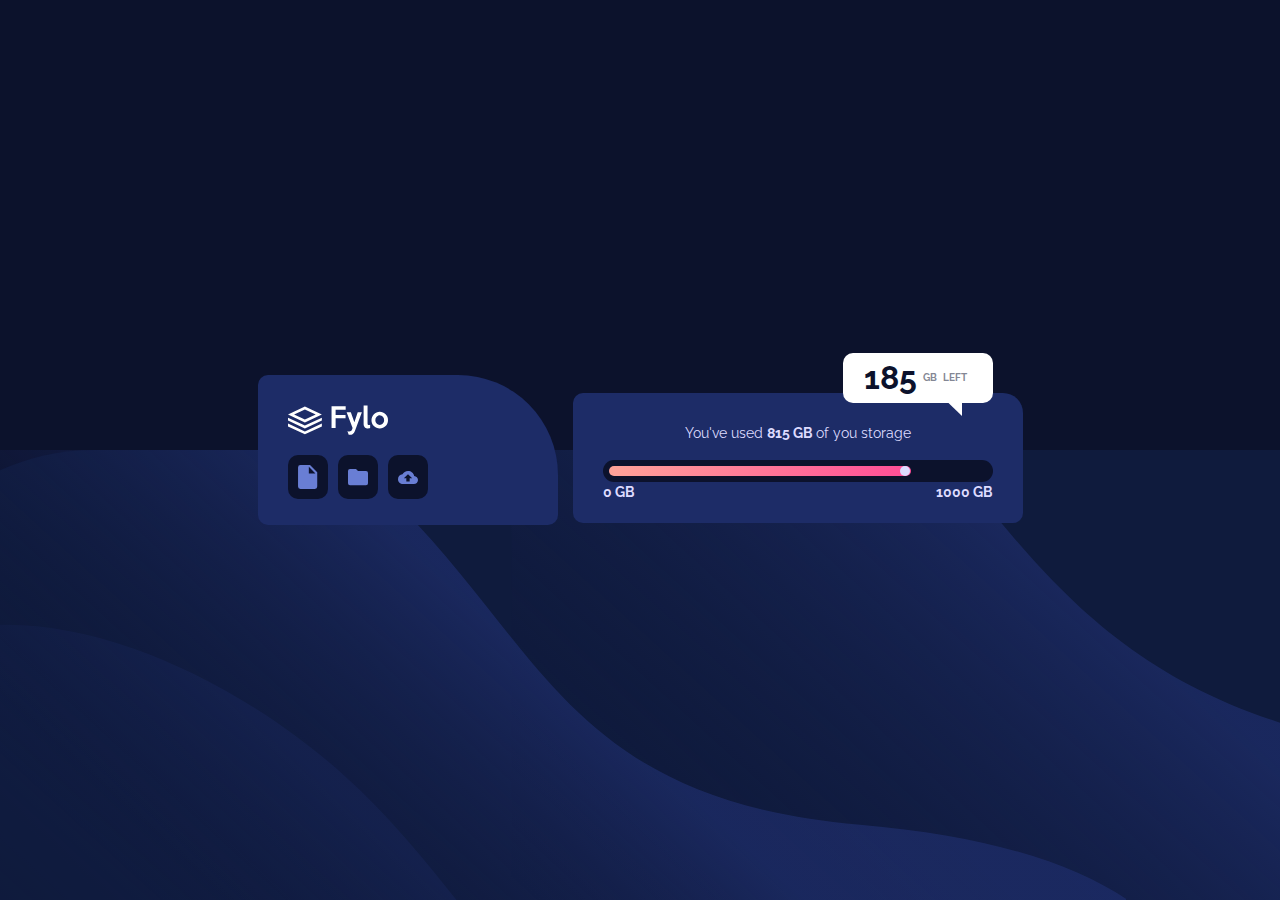
<file: index.html>
<!DOCTYPE html>
<html>
  <head>
    <meta charaset="UTF-8">
    <link rel="stylesheet" href="./css/styles.css">
    <meta name="viewport" content="width=device-width, initial-scale=1.0">
    <link href="https://fonts.googleapis.com/css2?family=Raleway:wght@400;700&amp;display=swap" rel="stylesheet">
  </head>
  <body>
    <main>
      <section class="hero">
        <section class="containter">
        <section class="gestion">
        
            <div class="gestion__logo"><img src="./images/logo.svg" alt="" srcset=""></div>
          <div class="gestion__iconos">
            <div class="gestion__iconos--imagen"><img src="./images/icon-document.svg"/></div>
            <div class="gestion__iconos--imagen"><img src="./images/icon-folder.svg"/></div>
            <div class="gestion__iconos--imagen"><img src="./images/icon-upload.svg"/></div>
          </div>
        </section>
        <section class="avance">
          <p class="avance__parrafo">
             You've used <span>815 GB </span>of you storage</p>
          <div class="avance__barra">
            <span></span>
          </div>
          <div class="avance__consumo">
            <p>0 GB</p>
            <p>1000 GB</p>
          </div>
          <div class="avance__espacio">
            <p>185</p>
            <p>gb</p>
            <p>left</p>
          </div>
      
          </section>
          
        </section>
      
         
      </section>

    </main>
  </body>
</html>
</file>
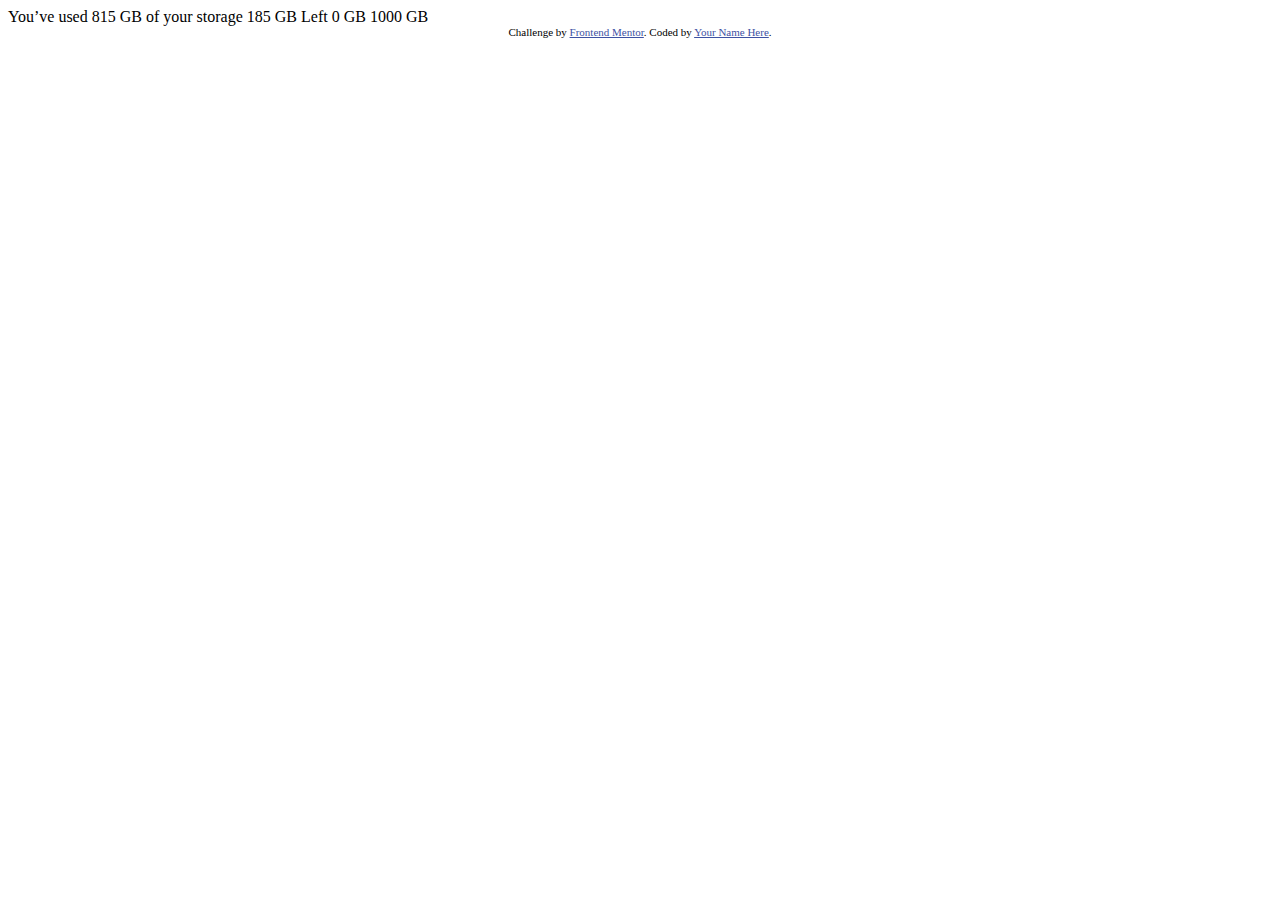
<file: challenge/index.html>
<!DOCTYPE html>
<html lang="en">
<head>
  <meta charset="UTF-8">
  <meta name="viewport" content="width=device-width, initial-scale=1.0"> <!-- displays site properly based on user's device -->

  <link rel="icon" type="image/png" sizes="32x32" href="./images/favicon-32x32.png">
  
  <title>Frontend Mentor | Fylo data storage component</title>

  <!-- Feel free to remove these styles or customise in your own stylesheet 👍 -->
  <style>
    .attribution { font-size: 11px; text-align: center; }
    .attribution a { color: hsl(228, 45%, 44%); }
  </style>
</head>
<body>

  You’ve used 815 GB of your storage

  185 GB Left
  
  0 GB
  1000 GB
  
  <div class="attribution">
    Challenge by <a href="https://www.frontendmentor.io?ref=challenge" target="_blank">Frontend Mentor</a>. 
    Coded by <a href="#">Your Name Here</a>.
  </div>
</body>
</html>
</file>
<file: css/styles.css>
/* Reboot Codes - Based on normalize.css v5.0.0
**********************/
html {
  line-height: 1.15;
  -ms-text-size-adjust: 100%;
  -webkit-text-size-adjust: 100%;
}

body {
  margin: 0;
}

article,
aside,
footer,
header,
nav,
section {
  display: block;
}

h1 {
  font-size: 2em;
  margin: 0.67em 0;
}

figcaption,
figure,
main {
  display: block;
}

figure {
  margin: 1em 40px;
}

hr {
  box-sizing: content-box;
  height: 0;
  overflow: visible;
}

pre {
  font-family: monospace, monospace;
  font-size: 1em;
}

a {
  background-color: transparent;
  -webkit-text-decoration-skip: objects;
}

a:active,
a:hover {
  outline-width: 0;
}

abbr[title] {
  border-bottom: none;
  text-decoration: underline;
  -webkit-text-decoration: underline dotted;
          text-decoration: underline dotted;
}

b,
strong {
  font-weight: inherit;
}

b,
strong {
  font-weight: bolder;
}

code,
kbd,
samp {
  font-family: monospace, monospace;
  font-size: 1em;
}

dfn {
  font-style: italic;
}

mark {
  background-color: #ff0;
  color: #000;
}

small {
  font-size: 80%;
}

sub,
sup {
  font-size: 75%;
  line-height: 0;
  position: relative;
  vertical-align: baseline;
}

sub {
  bottom: -0.25em;
}

sup {
  top: -0.5em;
}

audio,
video {
  display: inline-block;
}

audio:not([controls]) {
  display: none;
  height: 0;
}

img {
  border-style: none;
}

svg:not(:root) {
  overflow: hidden;
}

button,
input,
optgroup,
select,
textarea {
  font-family: sans-serif;
  font-size: 100%;
  line-height: 1.15;
  margin: 0;
}

button,
input {
  overflow: visible;
}

button,
select {
  text-transform: none;
}

button,
html [type=button],
[type=reset],
[type=submit] {
  -webkit-appearance: button;
}

button::-moz-focus-inner,
[type=button]::-moz-focus-inner,
[type=reset]::-moz-focus-inner,
[type=submit]::-moz-focus-inner {
  border-style: none;
  padding: 0;
}

button:-moz-focusring,
[type=button]:-moz-focusring,
[type=reset]:-moz-focusring,
[type=submit]:-moz-focusring {
  outline: 1px dotted ButtonText;
}

fieldset {
  border: 1px solid #c0c0c0;
  margin: 0 2px;
  padding: 0.35em 0.625em 0.75em;
}

legend {
  box-sizing: border-box;
  color: inherit;
  display: table;
  max-width: 100%;
  padding: 0;
  white-space: normal;
}

progress {
  display: inline-block;
  vertical-align: baseline;
}

textarea {
  overflow: auto;
}

[type=checkbox],
[type=radio] {
  box-sizing: border-box;
  padding: 0;
}

[type=number]::-webkit-inner-spin-button,
[type=number]::-webkit-outer-spin-button {
  height: auto;
}

[type=search] {
  -webkit-appearance: textfield;
  outline-offset: -2px;
}

[type=search]::-webkit-search-cancel-button,
[type=search]::-webkit-search-decoration {
  -webkit-appearance: none;
}

::-webkit-file-upload-button {
  -webkit-appearance: button;
  font: inherit;
}

details,
menu {
  display: block;
}

summary {
  display: list-item;
}

canvas {
  display: inline-block;
}

template {
  display: none;
}

[hidden] {
  display: none;
}

html {
  box-sizing: border-box;
}

*,
*::before,
*::after {
  box-sizing: inherit;
}
html {
  -ms-overflow-style: scrollbar;
  -webkit-tap-highlight-color: transparent;
}

body {
  font-family: -apple-system, system-ui, BlinkMacSystemFont, "Segoe UI", Roboto, "Helvetica Neue", Arial, sans-serif;
  font-size: 1rem;
  font-weight: normal;
  line-height: 1.5;
}

[tabindex="-1"]:focus {
  outline: none !important;
}

h1, h2, h3, h4, h5, h6 {
  margin-top: 0;
  margin-bottom: 0.5rem;
}

p {
  margin-top: 0;
  margin-bottom: 1rem;
}

abbr[title],
abbr[data-original-title] {
  cursor: help;
}

address {
  margin-bottom: 1rem;
  font-style: normal;
  line-height: inherit;
}

ol,
ul,
dl {
  margin-top: 0;
  margin-bottom: 1rem;
}

ol ol,
ul ul,
ol ul,
ul ol {
  margin-bottom: 0;
}

dt {
  font-weight: bold;
}

dd {
  margin-bottom: 0.5rem;
  margin-left: 0;
}

blockquote {
  margin: 0 0 1rem;
}

a {
  color: #0275d8;
  text-decoration: none;
}

a:hover {
  color: inherit;
  text-decoration: underline;
}

a:not([href]):not([tabindex]) {
  color: inherit;
  text-decoration: none;
}

a:not([href]):not([tabindex]):focus, a:not([href]):not([tabindex]):hover {
  color: inherit;
  text-decoration: none;
}

a:not([href]):not([tabindex]):focus {
  outline: 0;
}

pre {
  margin-top: 0;
  margin-bottom: 1rem;
  overflow: auto;
}

figure {
  margin: 0 0 1rem;
}

img {
  vertical-align: middle;
}

[role=button] {
  cursor: pointer;
}

a,
area,
button,
[role=button],
input,
label,
select,
summary,
textarea {
  touch-action: manipulation;
}

table {
  border-collapse: collapse;
  background-color: transparent;
}

caption {
  padding-top: 0.75rem;
  padding-bottom: 0.75rem;
  color: #636c72;
  text-align: left;
  caption-side: bottom;
}

th {
  text-align: left;
}

label {
  display: inline-block;
  margin-bottom: 0.5rem;
}

button:focus {
  outline: 1px dotted;
  outline: 5px auto -webkit-focus-ring-color;
}

input,
button,
select,
textarea {
  line-height: inherit;
}

input[type=radio]:disabled,
input[type=checkbox]:disabled {
  cursor: not-allowed;
}

input[type=date],
input[type=time],
input[type=datetime-local],
input[type=month] {
  -webkit-appearance: listbox;
}

textarea {
  resize: vertical;
}

fieldset {
  min-width: 0;
  padding: 0;
  margin: 0;
  border: 0;
}

legend {
  display: block;
  width: 100%;
  padding: 0;
  margin-bottom: 0.5rem;
  font-size: 1.5rem;
  line-height: inherit;
}

input[type=search] {
  -webkit-appearance: none;
}

output {
  display: inline-block;
}

[hidden] {
  display: none !important;
}
/* Media Queries Mixin
**********************/
/*------------------------*\
    $COLORS
\*------------------------*/
/*----------------------*\
$FONT-SIZE
\*----------------------*/
/*-------------*\
$FONT-FAMILY
*\-------------*/
* {
  box-sizing: border-box;
  margin: 0;
}

body {
  font-family: "Raleway", sans-serif;
}

/*-----------------*\
 $MAIN AND HERO 
 \*-----------------*/
@media only screen and (min-width: 768px) {
  main {
    max-width: 1440px;
    height: 100vh;
    background-color: #0c122c;
    display: flex;
    align-items: flex-end;
    margin: 0 auto;
    position: relative;
  }
}

.containter {
  width: 100%;
  height: 100vh;
  display: flex;
  flex-direction: column;
  align-items: center;
  justify-content: center;
}
@media only screen and (min-width: 768px) {
  .containter {
    flex-direction: row;
    width: 100%;
    height: 0vh;
  }
}

.hero {
  width: 100%;
  height: 100vh;
  background: url(../images/bg-mobile.svg) no-repeat center;
  background-size: cover;
}
@media only screen and (min-width: 768px) {
  .hero {
    background: url(../images/bg-desktop.svg) no-repeat center;
    background-size: cover;
    height: 50vh;
    flex-direction: row;
  }
}

.gestion {
  position: static;
  width: 300px;
  height: 150px;
  background-color: #1d2c67;
  padding: 30px;
  border-radius: 10px 100px 10px 10px;
}
@media only screen and (min-width: 768px) {
  .gestion {
    margin-right: 15px;
  }
}
.gestion__logo img {
  width: 100px;
}
.gestion__iconos {
  display: flex;
}
.gestion__iconos--imagen {
  background-color: #0c122c;
  padding: 10px;
  margin-top: 20px;
  margin-right: 10px;
  border-radius: 10px;
}
.gestion__iconos img {
  width: 20px;
}

.avance {
  margin-top: 15px;
  width: 300px;
  height: 150px;
  background-color: #1d2c67;
  padding: 30px;
  border-radius: 10px 20px 10px 10px;
  font-size: 14px;
  color: #dddbff;
  display: flex;
  flex-direction: column;
  align-items: center;
  position: relative;
}
@media only screen and (min-width: 768px) {
  .avance {
    width: 450px;
    height: 130px;
    background-color: #1d2c67;
    padding: 30px;
    border-radius: 10px 20px 10px 10px;
  }
}
.avance span {
  font-weight: 700;
}
.avance__barra {
  width: 100%;
  padding: 6px;
  background: #0c122c;
  border-radius: 15px;
}
.avance__barra span {
  display: block;
  position: relative;
  padding: 5px;
  width: 80%;
  background: linear-gradient(to right, #ffa399, #ff4d97);
  border-radius: 15px;
}
.avance__barra span::after {
  content: "";
  position: absolute;
  display: block;
  padding: 5px;
  height: 5px;
  border-radius: 50%;
  background-color: #dddbff;
  top: 0px;
  right: 1px;
}
.avance__consumo {
  display: flex;
  width: 100%;
  justify-content: space-between;
  font-weight: 700;
}
.avance__espacio {
  width: 150px;
  position: absolute;
  background-color: white;
  display: flex;
  justify-content: space-evenly;
  align-content: center;
  bottom: -40px;
  padding: 8px 20px;
  border-radius: 10px;
}
@media only screen and (min-width: 768px) {
  .avance__espacio {
    top: -40px;
    bottom: 120px;
    right: 30px;
  }
  .avance__espacio::after {
    content: "";
    width: 0;
    height: 0;
    position: absolute;
    margin: 29px 0px 0px 61px;
    border-left: 27px solid transparent;
    border-top: 26px solid white;
  }
}
.avance__espacio p:first-child {
  font-weight: 700;
  color: #0c122c;
  font-size: 2rem;
}
.avance__espacio p {
  margin: 0;
  margin-right: 5px;
  padding: 0;
  align-self: center;
  text-transform: uppercase;
  font-weight: 700;
  color: #848794;
  font-size: 10px;
}
</file>
